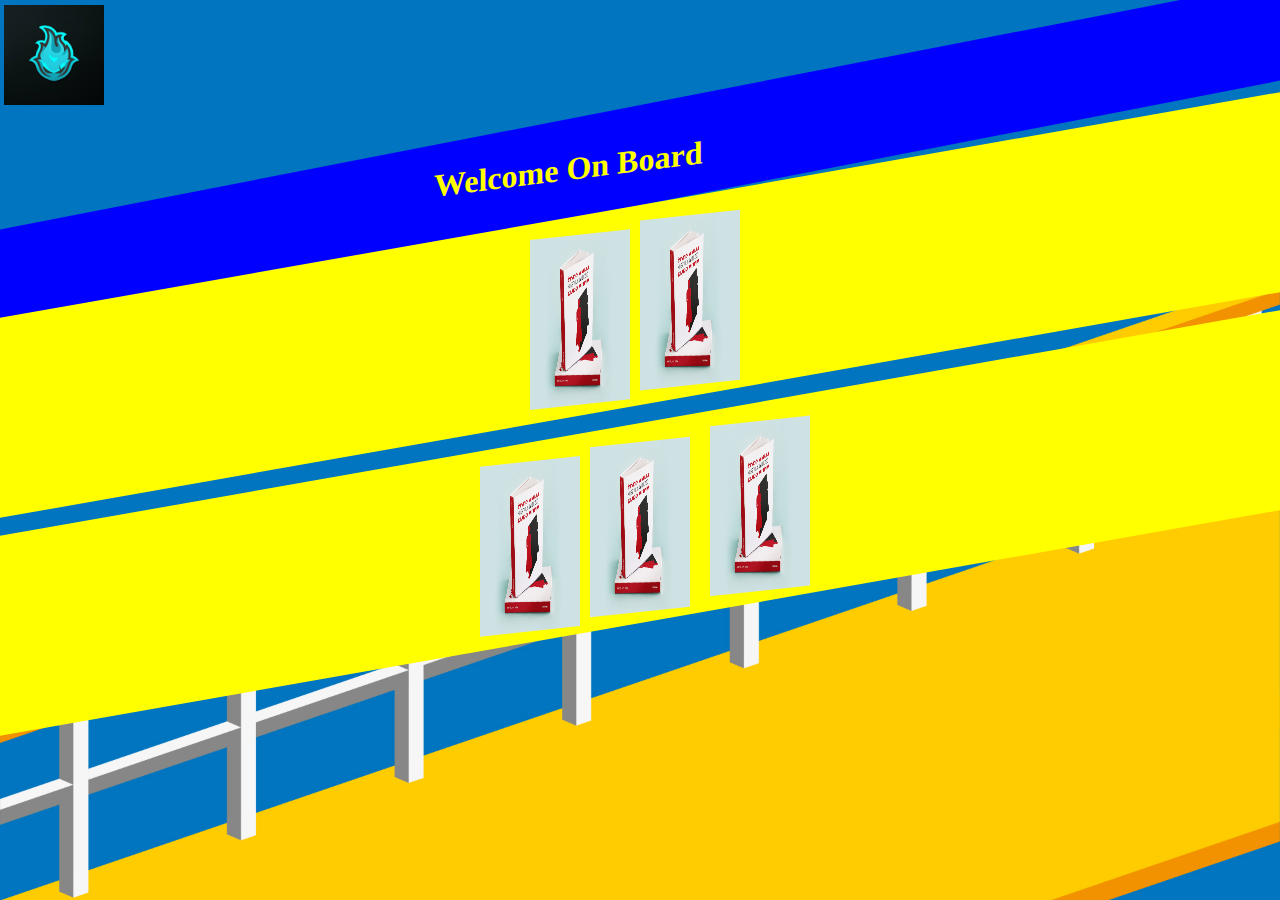
<file: index.html>
<!DOCTYPE html>
<html lang="en">
<head>
    <meta charset="UTF-8">
    <meta http-equiv="X-UA-Compatible" content="IE=edge">
    <meta name="viewport" content="width=device-width, initial-scale=1.0">
    <title>Web</title>
    <link rel="icon" href="https://sarospatak.uni-eszterhazy.hu/public/images/logo.png">
    <link rel="stylesheet" href="style.css">
</head>
<body >
    <div class="header">
        <a href="index.html">
            <img src="images/logo.jpg" alt="logo" />
        </a>
      </div>
    <section class="section3" id="skewed-section">
       <h1 style="margin-left: 434px">Welcome On Board</h1>
    </section>
    <section class="section" id="skewed-section">
        <a href="posters.html">
            <img alt="Qries" src="images/pic6.jpg"
            width="100" height="170px">
            <a style="margin: 10px;" href="posters.html">
                <img alt="Qries" src="images/pic6.jpg"
                width="100" height="170px">
    </section>
    <section class="section" id="skewed-section">
        <a href="posters.html">
            <img alt="Qries" src="images/pic6.jpg"
            width="100" height="170px">
            <a style="margin: 10px;" href="posters.html">
                <img alt="Qries" src="images/pic6.jpg"
                width="100" height="170px">
                <a style="margin: 10px;" href="posters.html">
                    <img alt="Qries" src="images/pic6.jpg"
                    width="100" height="170px">
    </section>

</body>
</html>
</file>
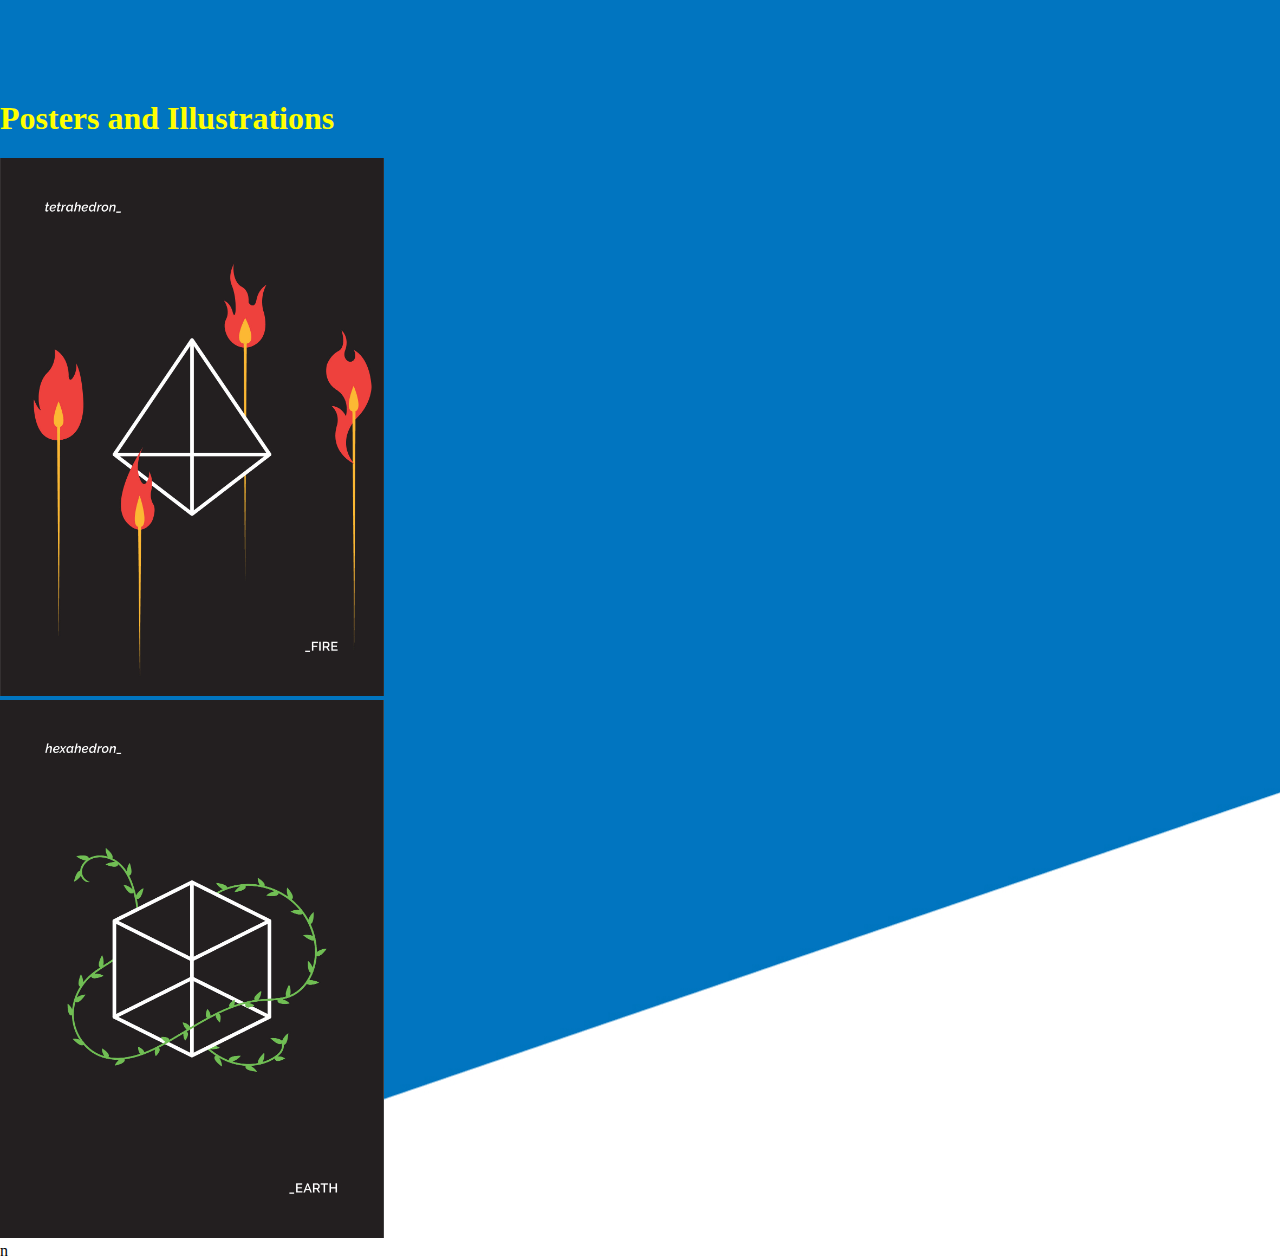
<file: posters.html>
<!DOCTYPE html>
<html lang="en">
<head>
    <meta charset="UTF-8">
    <meta http-equiv="X-UA-Compatible" content="IE=edge">
    <meta name="viewport" content="width=device-width, initial-scale=1">
    <link rel="stylesheet" href="style.css">
    <title>Document</title>
</head>
<style> 
    body {
        background-image: url("images/book.jpg");
    }
</style>
<body >
  
<div class="top">
  <div class="w3-main w3-content w3-padding" style="max-width:1200px;margin-top:100px">


</div>
<h1>Posters and Illustrations</h1>

 <div class="w3-row-padding w3-padding-16 w3-center" id="food">
    <div class="w3-quarter">
      <img src="images/first.jpg" alt="Sandwich" style="width:30%">
 

      <div class="w3-quarter">
        <img src="images/second.jpg" alt="Steak" style="width:30%">
         </div>
              
              
              
 n
      </body>
    </html>
</file>
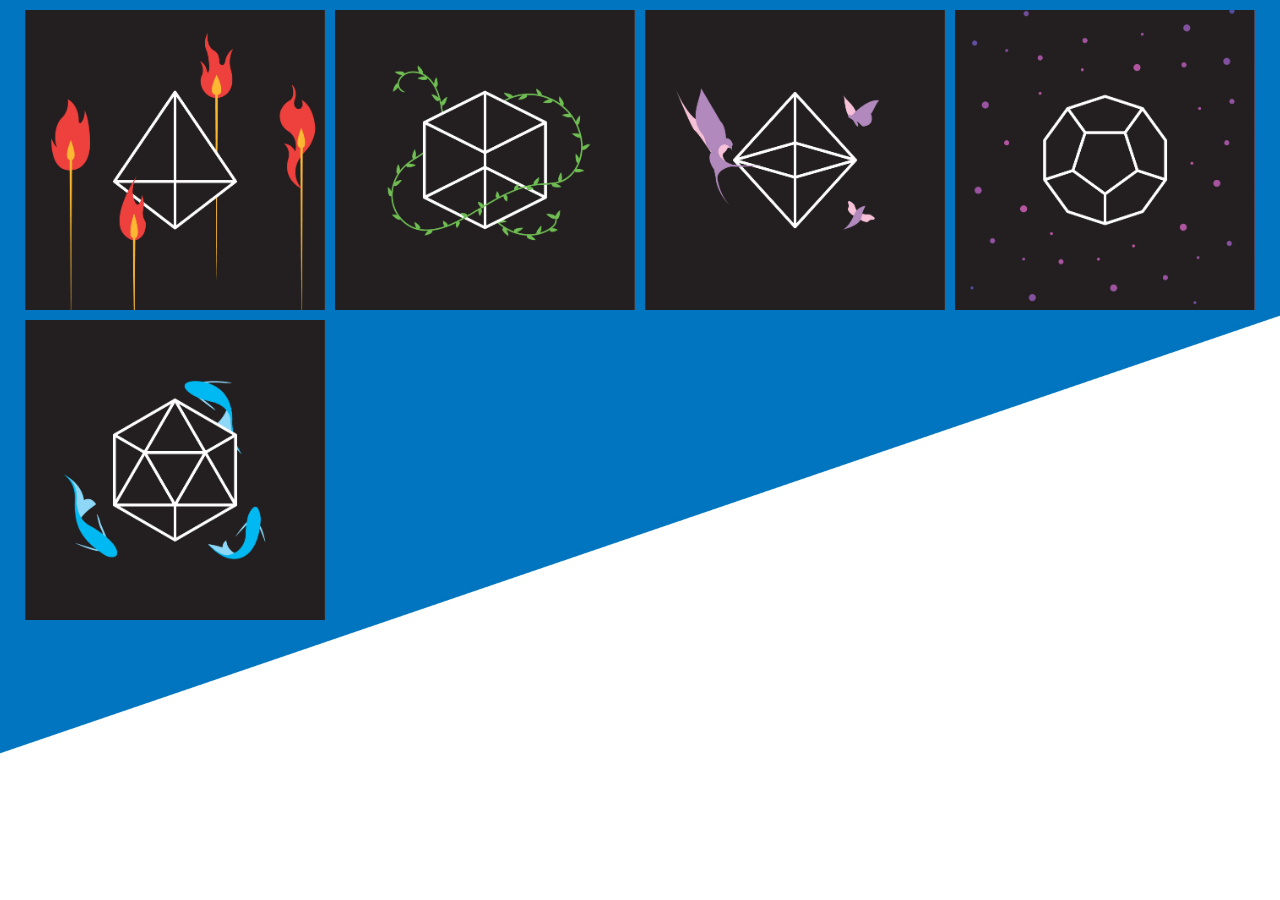
<file: test.html>
<!DOCTYPE html>
<html lang="en">
<head>
    <meta charset="UTF-8">
    <meta http-equiv="X-UA-Compatible" content="IE=edge">
    <meta name="viewport" content="width=device-width, initial-scale=1.0">
    <link rel="stylesheet" href="style.css">
    <title>Document</title>
</head>

<style> 
    body {
        min-height: 100vh;
        overflow-x: hidden;
        background-image: url("images/book.jpg");
    }
</style>
<body>
   
    <div class="row">
        <img src="images/first.jpg">
        <img src="images/second.jpg">
        <img src="images/third.jpg">
        <img src="images/fourth.jpg">
        <img src="images/fifith.jpg">
      </div>


      
</body>
</html>
</file>
<file: style.css>
#skewed-section > * {
  transform: skewY(4deg);
}
body,
html {
  background-image: url("images/background.jpg");
  height: 100%;
  background-repeat: no-repeat;
  background-size: cover;
  margin: 0;
}
.section {
  padding-top: 12px;
  transform: skewY(-10deg);
  background-color: yellow;
  height: 200px;
  width: 100%;
  display: flex;
  align-items: center;
  justify-content: center;
}
.section2 {
  transform: skewY(-10deg);
  background-color: yellow;
  height: 100px;
  width: 100%;
  display: flex;
  align-items: center;
  justify-content: center margin-left 0px 0px 0px 30px;
}
.section3 {
  transform: skewY(-11deg);
  background-color: blue;
  height: 100px;
  width: 100%;
  display: flex;
  align-items: center;
  justify-content: center margin-left 0px 0px 0px 30px;
}

.header img {
  float: left;
  width: 100px;
  height: 100px;
  background: #555;
  margin-left: 4px;
  margin-top: 5px;
}

.header h1 {
  position: relative;
  top: 18px;
  left: 10px;
}
.top {
  background-image: url("images/book.jpg");
}

h1 {
  display: block;
  font-size: 2em;
  margin-top: 0.67em;
  margin-bottom: 0.67em;
  margin-left: 0;
  margin-right: 0;
  font-weight: bold;
  color: yellow;
}

* {
  margin: 0;
  padding: 0;
  box-sizing: border-box;
}

.row {
  position: absolute;
  justify-content: center;
  align-items: center;
  margin-top: 10px;
  width: 100vw;
  display: grid;
  grid-template-columns: repeat(auto-fill, minmax(300px, 300px));
  column-gap: 10px;
  row-gap: 10px;
}

.row img {
  width: 300px;
  height: 300px;
  object-fit: cover;
  object-position: center;
}
</file>
